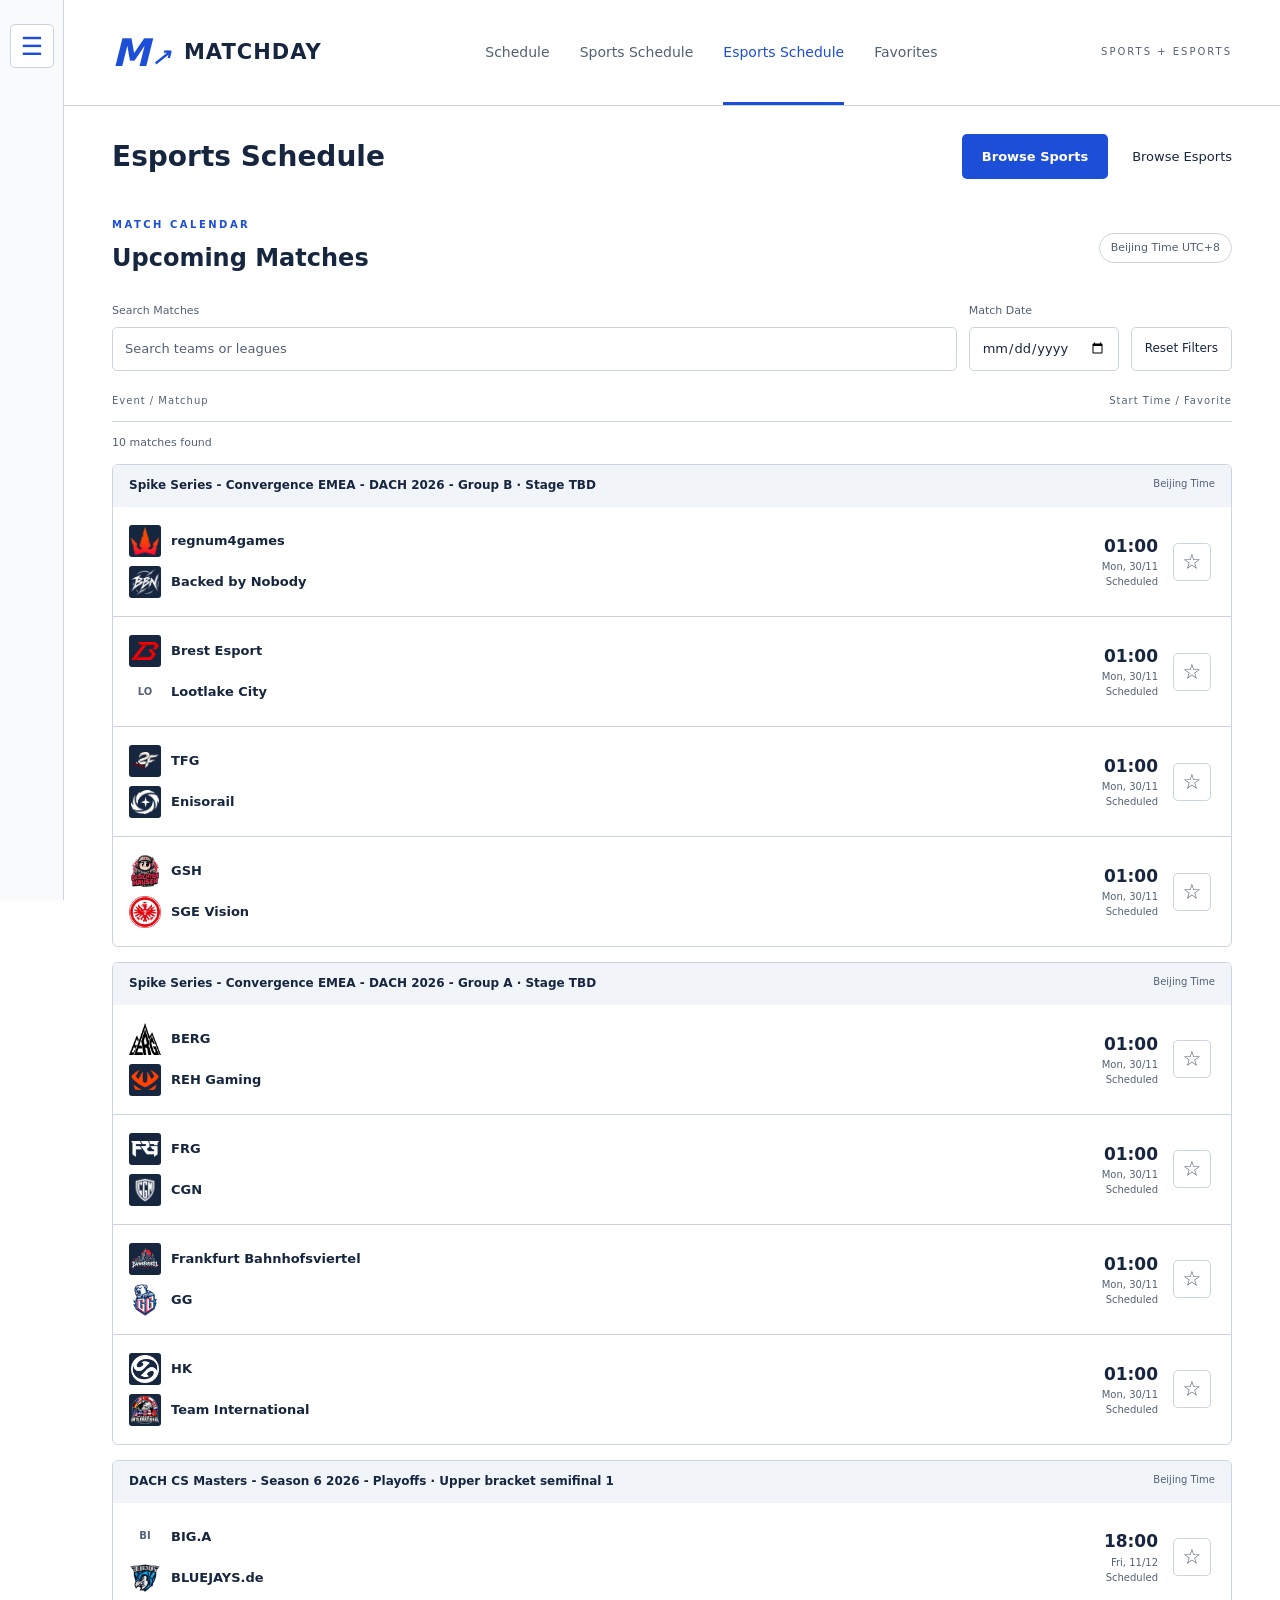
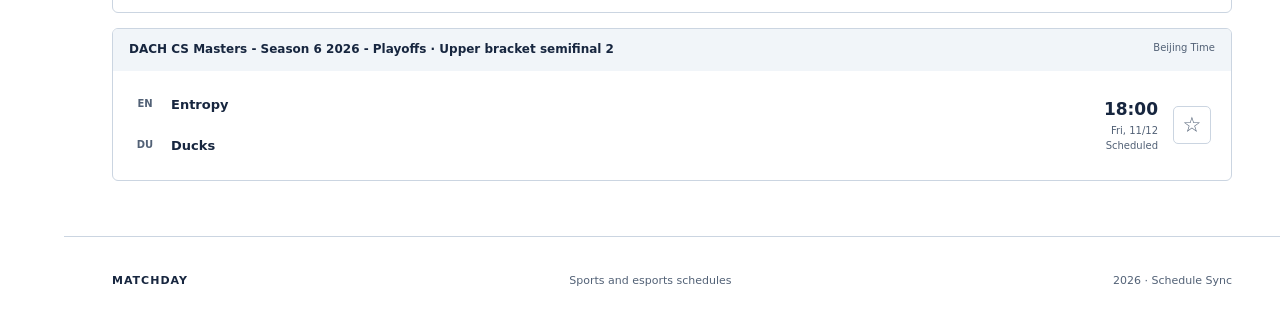
<file: esports.html>
<!doctype html>
<html lang="en">
<head><meta charset="utf-8"><meta name="viewport" content="width=device-width,initial-scale=1"><meta name="description" content="MATCHDAY: Sports and esports schedule finder."><title>Esports Schedule · MATCHDAY</title><link rel="icon" type="image/svg+xml" href="favicon.svg"><link rel="stylesheet" href="styles.css?v=20261110-team-crests"><script src="app.js?v=20261110-team-crests" defer></script></head>
<body data-page="esports"><a class="skip" href="#main">Skip to main content</a>
<aside class="navigation-rail" aria-label="Sidebar navigation"><button id="navigation-toggle" type="button" aria-expanded="false" aria-controls="navigation-panel" aria-label="Open sidebar">☰</button><nav id="navigation-panel" aria-label="Sidebar menu" hidden><p class="eyebrow">SPORTS &amp; GAMES</p><h2>Choose a Category</h2><div id="categories"></div><div class="side-note"><span aria-hidden="true">↗</span><h3>Favorites</h3><p>Star a match to save it to your Favorites.</p></div><a class="information-link" href="information.html">Information</a></nav></aside>
<header class="header"><a class="brand" href="index.html"><span class="brand-icon" aria-hidden="true">M<span>↗</span></span><span>MATCHDAY</span></a><nav aria-label="Main navigation"><a href="index.html">Schedule</a><a href="sports.html">Sports Schedule</a><a href="esports.html" aria-current="page">Esports Schedule</a><a href="favorites.html">Favorites</a></nav><span class="edition">SPORTS + ESPORTS</span></header>
<main id="main"><section class="page-heading"><h1>Esports Schedule</h1><div class="page-links"><a class="primary" href="sports.html">Browse Sports</a><a href="esports.html">Browse Esports</a></div></section>

<section class="workspace" aria-labelledby="schedule-title"><div class="section-head"><div><p class="eyebrow">MATCH CALENDAR</p><h2 id="schedule-title">Upcoming Matches</h2></div><span class="timezone">Beijing Time UTC+8</span></div><form id="filters" class="filters" role="search"><label>Search Matches<input id="search" type="search" placeholder="Search teams or leagues" autocomplete="off"></label><label>Match Date<input id="date" type="date"></label><button class="reset" type="reset">Reset Filters</button></form><div class="list-head"><span>Event / Matchup</span><span>Start Time / Favorite</span></div><p id="result-count" class="result-count" role="status"></p><div id="matches"></div><noscript><p>Enable JavaScript to filter and save matches.</p></noscript><p id="feedback" role="status" class="feedback"></p></section>
</main>
<footer><a class="footer-brand" href="index.html">MATCHDAY</a><p>Sports and esports schedules</p><span>2026 · Schedule Sync</span></footer></body></html>
</file>
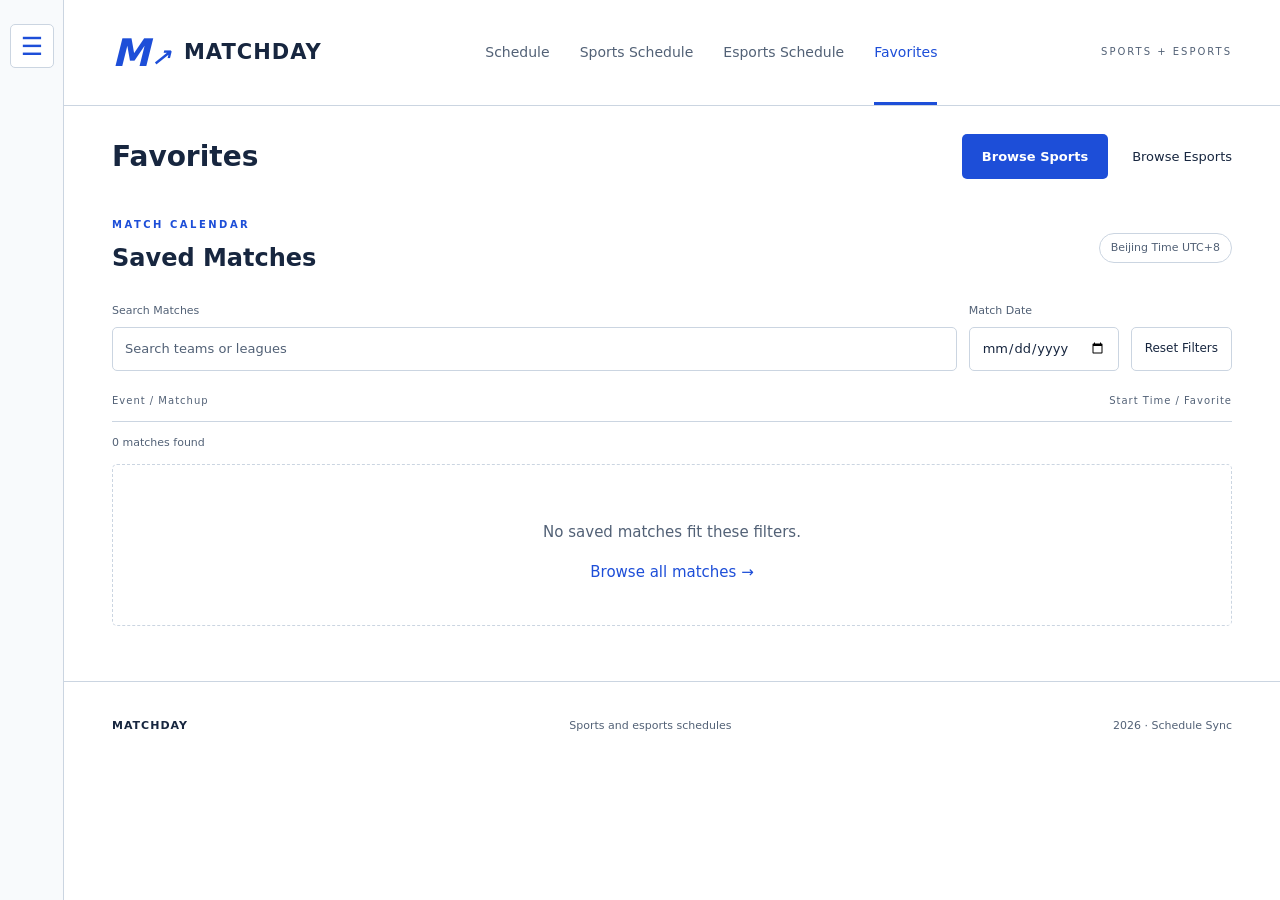
<file: favorites.html>
<!doctype html>
<html lang="en">
<head><meta charset="utf-8"><meta name="viewport" content="width=device-width,initial-scale=1"><meta name="description" content="MATCHDAY: Sports and esports schedule finder."><title>Favorites · MATCHDAY</title><link rel="icon" type="image/svg+xml" href="favicon.svg"><link rel="stylesheet" href="styles.css?v=20261110-team-crests"><script src="app.js?v=20261110-team-crests" defer></script></head>
<body data-page="favorites"><a class="skip" href="#main">Skip to main content</a>
<aside class="navigation-rail" aria-label="Sidebar navigation"><button id="navigation-toggle" type="button" aria-expanded="false" aria-controls="navigation-panel" aria-label="Open sidebar">☰</button><nav id="navigation-panel" aria-label="Sidebar menu" hidden><p class="eyebrow">SPORTS &amp; GAMES</p><h2>Choose a Category</h2><div id="categories"></div><div class="side-note"><span aria-hidden="true">↗</span><h3>Favorites</h3><p>Star a match to save it to your Favorites.</p></div><a class="information-link" href="information.html">Information</a></nav></aside>
<header class="header"><a class="brand" href="index.html"><span class="brand-icon" aria-hidden="true">M<span>↗</span></span><span>MATCHDAY</span></a><nav aria-label="Main navigation"><a href="index.html">Schedule</a><a href="sports.html">Sports Schedule</a><a href="esports.html">Esports Schedule</a><a href="favorites.html" aria-current="page">Favorites</a></nav><span class="edition">SPORTS + ESPORTS</span></header>
<main id="main"><section class="page-heading"><h1>Favorites</h1><div class="page-links"><a class="primary" href="sports.html">Browse Sports</a><a href="esports.html">Browse Esports</a></div></section>

<section class="workspace" aria-labelledby="schedule-title"><div class="section-head"><div><p class="eyebrow">MATCH CALENDAR</p><h2 id="schedule-title">Saved Matches</h2></div><span class="timezone">Beijing Time UTC+8</span></div><form id="filters" class="filters" role="search"><label>Search Matches<input id="search" type="search" placeholder="Search teams or leagues" autocomplete="off"></label><label>Match Date<input id="date" type="date"></label><button class="reset" type="reset">Reset Filters</button></form><div class="list-head"><span>Event / Matchup</span><span>Start Time / Favorite</span></div><p id="result-count" class="result-count" role="status"></p><div id="matches"></div><noscript><p>Enable JavaScript to filter and save matches.</p></noscript><p id="feedback" role="status" class="feedback"></p></section>
</main>
<footer><a class="footer-brand" href="index.html">MATCHDAY</a><p>Sports and esports schedules</p><span>2026 · Schedule Sync</span></footer></body></html>
</file>
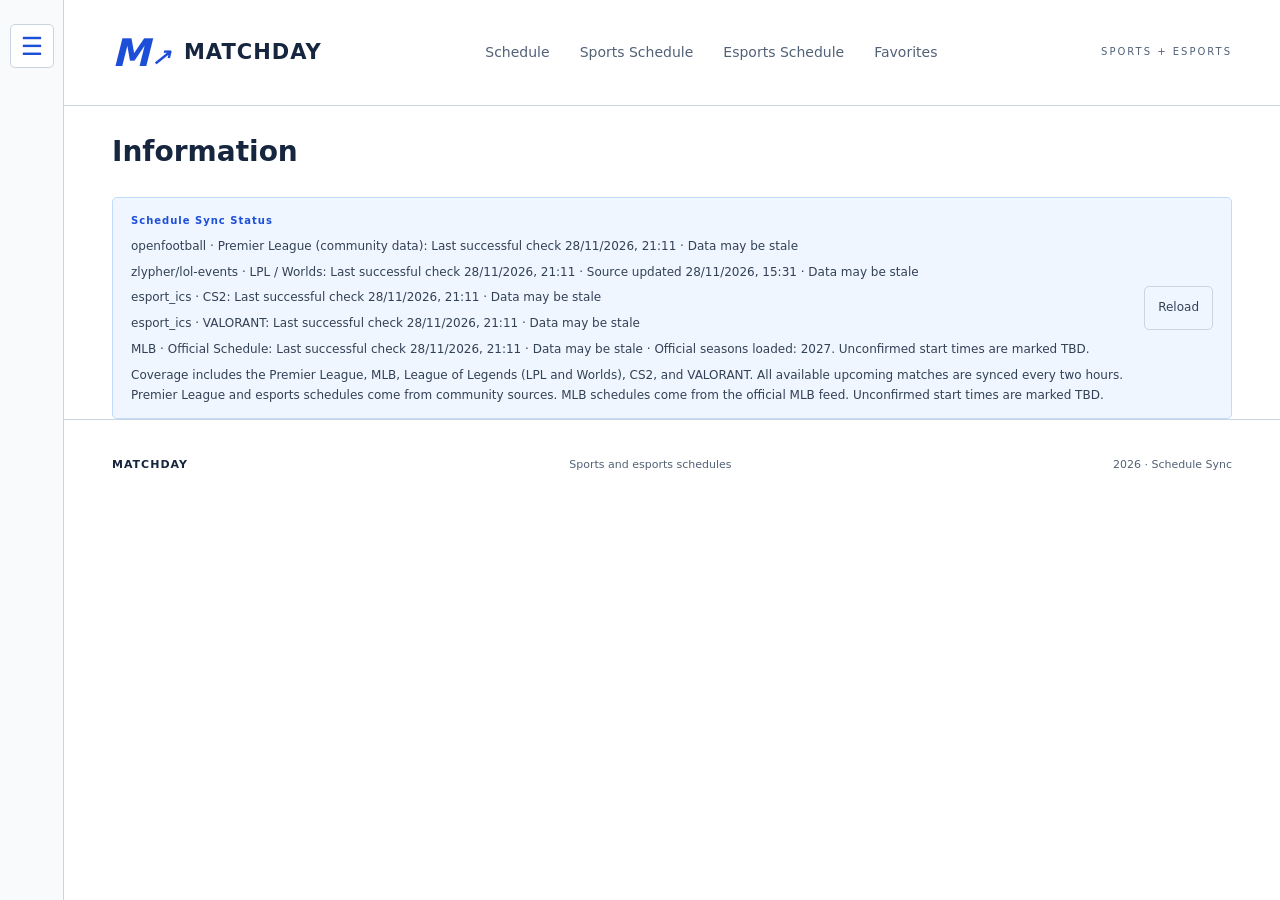
<file: information.html>
<!doctype html>
<html lang="en">
<head><meta charset="utf-8"><meta name="viewport" content="width=device-width,initial-scale=1"><meta name="description" content="MATCHDAY: Sports and esports schedule finder."><title>Information · MATCHDAY</title><link rel="icon" type="image/svg+xml" href="favicon.svg"><link rel="stylesheet" href="styles.css?v=20261110-team-crests"><script src="app.js?v=20261110-team-crests" defer></script></head>
<body data-page="information"><a class="skip" href="#main">Skip to main content</a>
<aside class="navigation-rail" aria-label="Sidebar navigation"><button id="navigation-toggle" type="button" aria-expanded="false" aria-controls="navigation-panel" aria-label="Open sidebar">☰</button><nav id="navigation-panel" aria-label="Sidebar menu" hidden><a class="information-link" aria-current="page" href="information.html">Information</a></nav></aside>
<header class="header"><a class="brand" href="index.html"><span class="brand-icon" aria-hidden="true">M<span>↗</span></span><span>MATCHDAY</span></a><nav aria-label="Main navigation"><a href="index.html">Schedule</a><a href="sports.html">Sports Schedule</a><a href="esports.html">Esports Schedule</a><a href="favorites.html">Favorites</a></nav><span class="edition">SPORTS + ESPORTS</span></header>
<main id="main"><section class="page-heading"><h1>Information</h1></section>
<aside class="notice"><div><strong>Schedule Sync Status</strong><div id="sync-status" role="status">Loading schedule data…</div><span>Coverage includes the Premier League, MLB, League of Legends (LPL and Worlds), CS2, and VALORANT. All available upcoming matches are synced every two hours. Premier League and esports schedules come from community sources. MLB schedules come from the official MLB feed. Unconfirmed start times are marked TBD.</span></div><button id="reload-schedule" class="reset" type="button">Reload</button></aside>
</main>
<footer><a class="footer-brand" href="index.html">MATCHDAY</a><p>Sports and esports schedules</p><span>2026 · Schedule Sync</span></footer></body></html>
</file>
<file: styles.css>
:root{
  color-scheme:light;
  --bg:#ffffff;
  --panel:#ffffff;
  --line:#cbd5e1;
  --muted:#526176;
  --accent:#1d4ed8}
*{
  box-sizing:border-box}
body{
  margin:0;
  padding-left:64px;
  background:var(--bg);
  color:#17263f;
  font:15px/1.65 system-ui,'Microsoft YaHei',sans-serif}
a{
  color:inherit;
  text-decoration:none}
button,input{
  font:inherit}
button,a,input{
  -webkit-tap-highlight-color:transparent}
button{
  cursor:pointer}
a:focus-visible,button:focus-visible,input:focus-visible{
  outline:3px solid var(--accent);
  outline-offset:4px}
button{
  color:inherit}
.header,main,footer{
  max-width:1320px;
  margin:auto;
  padding-left:48px;
  padding-right:48px}
.header{
  min-height:106px;
  display:flex;
  align-items:center;
  justify-content:space-between;
  gap:32px;
  border-bottom:1px solid var(--line)}
.brand{
  display:flex;
  gap:12px;
  align-items:center;
  font-size:21px;
  font-weight:900;
  letter-spacing:1px}

.brand-icon{
  font-size:38px;
  font-style:italic;
  color:var(--accent);
  line-height:1}
.brand-icon span{
  font-size:24px}
.header nav{
  display:flex;
  gap:30px;
  align-self:stretch;
  align-items:center}
.header nav a{
  height:100%;
  display:flex;
  align-items:center;
  position:relative;
  color:var(--muted);
  font-size:14px}
.header nav a[aria-current]{
  color:var(--accent)}
.header nav a[aria-current]:after{
  content:'';
  position:absolute;
  bottom:0;
  left:0;
  right:0;
  height:3px;
  background:var(--accent)}
.edition{
  font-size:10px;
  letter-spacing:2px;
  color:var(--muted)}

.eyebrow{
  font-size:10px;
  letter-spacing:2.5px;
  color:var(--accent);
  font-weight:700;
  margin:0 0 12px}
h1{
  font-size:clamp(32px,3.4vw,48px);
  letter-spacing:-2px;
  line-height:1.25;
  margin:16px 0}
h2{
  font-size:24px;
  margin:0}
h3{
  font-size:17px}

.primary{
  background:var(--accent);
  color:#ffffff;
  padding:12px 20px;
  border-radius:5px;
  font-weight:700}

.notice{
  font-size:12px;
  color:#334155;
  background:#eff6ff;
  border:1px solid #bfdbfe;
  border-radius:5px;
  padding:13px 18px;
  display:flex;
  gap:18px}
.notice strong{
  color:var(--accent);
  white-space:nowrap;
  font-size:10px;
  letter-spacing:1px}
.workspace{
  margin:10px 0 55px}
#navigation-panel h2{
  font-size:18px;
  margin-bottom:15px}
.category{
  border:0;
  background:transparent;
  width:100%;
  display:flex;
  align-items:center;
  text-align:left;
  padding:12px 14px;
  border-radius:5px;
  color:var(--muted);
  gap:12px;
  margin-bottom:5px}
.category[aria-pressed=true]{
  color:var(--accent);
  background:#e8f0ff;
  font-weight:700}
.category span:last-child{
  margin-left:auto;
  font-size:11px}
.side-note{
  border-top:1px solid var(--line);
  margin-top:28px;
  padding-top:22px}
.side-note>span{
  font-size:30px;
  color:var(--accent)}
.side-note p{
  font-size:12px;
  color:var(--muted)}
.section-head{
  display:flex;
  align-items:center;
  justify-content:space-between;
  gap:15px}
.section-head .eyebrow{
  margin-bottom:5px}
.timezone{
  font-size:11px;
  color:var(--muted);
  border:1px solid var(--line);
  border-radius:20px;
  padding:5px 11px;
  white-space:nowrap}
.filters{
  display:flex;
  align-items:end;
  gap:12px;
  margin:23px 0 22px}
.filters label{
  font-size:11px;
  color:var(--muted);
  display:flex;
  flex-direction:column;
  gap:7px}
.filters label:first-child{
  flex:1}
input{
  background:var(--panel);
  border:1px solid var(--line);
  padding:10px 12px;
  border-radius:5px;
  color:#17263f;
  min-width:0;
  width:100%;
  height:44px;
  font-size:13px}
.reset{
  background:transparent;
  border:1px solid var(--line);
  border-radius:5px;
  height:44px;
  padding:0 13px;
  font-size:12px;
  white-space:nowrap}
.list-head{
  display:flex;
  justify-content:space-between;
  font-size:10px;
  letter-spacing:1px;
  color:var(--muted);
  border-bottom:1px solid var(--line);
  padding-bottom:12px}
.result-count{
  font-size:11px;
  color:var(--muted);
  margin:12px 0}
.league{
  background:var(--panel);
  border:1px solid var(--line);
  border-radius:6px;
  margin-bottom:15px;
  overflow:hidden}
.league h3{
  font-size:12px;
  background:#f1f5f9;
  margin:0;
  padding:11px 16px;
  display:flex;
  justify-content:space-between;
  gap:12px}
.league h3 span{
  font-weight:400;
  color:var(--muted);
  font-size:10px}
.match{
  display:grid;
  grid-template-columns:minmax(0,1fr) 105px 42px;
  align-items:center;
  gap:15px;
  padding:18px 16px}
.match+.match{
  border-top:1px solid var(--line)}
.teams{
  display:flex;
  gap:12px;
  align-items:center;
  min-width:0}
.badge{
  width:35px;
  height:39px;
  clip-path:polygon(0 0,100% 0,100% 70%,50% 100%,0 70%);
  background:#254977;
  display:grid;
  place-items:center;
  font-size:11px;
  color:#d8e9ff;
  flex-shrink:0;
  font-weight:800}
.away{
  background:#283d61;
  color:#e0eaff}
.team-names{
  min-width:0;
  font-size:13px;
  font-weight:600}
.team-names span{
  display:block}
.versus{
  color:var(--muted);
  font-size:9px;
  letter-spacing:1px;
  font-weight:400}
.match .match-time{
  text-align:right;
  line-height:1.5;
  font-weight:700;
  font-size:17px;
  font-variant-numeric:tabular-nums}
.match .match-time small{
  display:block;
  color:var(--muted);
  font-weight:400;
  font-size:10px}
.star{
  border:1px solid var(--line);
  background:transparent;
  border-radius:5px;
  width:38px;
  height:38px;
  font-size:21px;
  color:var(--muted)}
.star[aria-pressed=true]{
  background:#e8f0ff;
  color:var(--accent);
  border-color:#1d4ed8}
.empty{
  padding:40px 20px;
  text-align:center;
  color:var(--muted);
  border:1px dashed var(--line);
  border-radius:5px}
.empty a{
  color:var(--accent)}
.feedback{
  font-size:12px;
  color:var(--accent)}

footer{
  display:flex;
  gap:25px;
  justify-content:space-between;
  align-items:center;
  min-height:90px;
  border-top:1px solid var(--line);
  font-size:11px;
  color:var(--muted)}
.footer-brand{
  font-weight:800;
  letter-spacing:1px;
  color:#17263f}
.skip{
  position:absolute;
  top:-100px;
  left:20px;
  background:var(--accent);
  color:#fff;
  padding:10px;
  z-index:10}
.skip:focus{
  top:10px}
button:hover,.header nav a:hover{
  color:var(--accent)}
.primary:hover{
  background:#1e40af;
  color:#ffffff}

@media(max-width:1000px){
  .edition{
  display:none}
.header,main,footer{
  padding-left:26px;
  padding-right:26px}
.header nav{
  gap:20px}


}

@media(max-width:700px){
  .header,main,footer{
  padding-left:18px;
  padding-right:18px}
.header{
  flex-direction:column;
  align-items:flex-start;
  gap:16px;
  padding-top:21px}
.header nav{
  width:100%;
  justify-content:space-between;
  gap:10px}
.header nav a{
  padding:12px 0;
  font-size:13px}
.brand{
  font-size:18px}

.notice{
  display:block;
  padding:12px;
  line-height:1.8}
.notice strong{
  display:block}
.workspace{
  display:block;
  margin:27px 0}
.section-head h2{
  font-size:23px}
.timezone{
  font-size:10px;
  padding:4px 8px}
.filters{
  flex-wrap:wrap;
  gap:10px}
.filters label:first-child{
  flex-basis:100%}
.filters label:nth-child(2){
  flex:1}
.match{
  padding:16px 12px;
  grid-template-columns:minmax(0,1fr) 70px 36px;
  gap:8px}
.teams{
  gap:9px}
.team-names{
  font-size:12px}
.badge{
  width:28px;
  height:33px;
  font-size:9px}
.match .match-time{
  font-size:16px}
.star{
  width:35px;
  height:38px}

footer{
  flex-wrap:wrap;
  gap:4px 20px;
  padding-top:20px;
  padding-bottom:20px}
footer p{
  margin:0}
footer>span{
  width:100%}
}

.page-heading{display:flex;align-items:center;justify-content:space-between;gap:24px;padding:28px 0;}
.page-heading h1{font-size:28px;letter-spacing:0;margin:0;}
.page-links{display:flex;align-items:center;gap:24px;font-size:13px;}
@media(max-width:700px){
  .page-heading{align-items:flex-start;flex-direction:column;gap:18px;padding:24px 0;}
  .page-heading h1{font-size:25px;}
  .page-links{gap:20px;}
}

.navigation-rail{
  position:fixed;
  inset:0 auto 0 0;
  width:64px;
  z-index:5;
  background:#f8fafc;
  border-right:1px solid var(--line);
  padding:24px 10px;
  overflow-y:auto;
}
#navigation-panel{padding:20px 6px 8px}
.information-link{display:block;margin-top:20px;padding:12px 14px;border-top:1px solid var(--line);color:var(--accent);font-weight:700}
.information-link[aria-current]{background:#e8f0ff}
#navigation-toggle{
  display:grid;
  place-items:center;
  width:44px;
  height:44px;
  border:1px solid var(--line);
  border-radius:5px;
  background:var(--panel);
  color:var(--accent);
  font-size:25px;
  line-height:1;
}
body[data-navigation-open=true]{padding-left:240px;}
body[data-navigation-open=true] .navigation-rail{width:240px;}
@media(max-width:700px){
  body,body[data-navigation-open=true]{padding-left:52px;}
  .navigation-rail{width:52px;padding:18px 6px;}
  #navigation-toggle{width:38px;height:40px;}
  body[data-navigation-open=true] .navigation-rail{width:min(240px,calc(100vw - 32px));box-shadow:12px 0 24px #17263f26;}
}
@media(max-width:480px){
  .header nav{display:grid;grid-template-columns:repeat(2,minmax(0,1fr));gap:0 12px;}
  .section-head{align-items:flex-start;flex-direction:column;gap:10px;}
  .page-links{flex-wrap:wrap;gap:12px;}

}

.notice p{margin:6px 0}.notice{align-items:center}.notice>div{flex:1}.notice .reset{margin:10px 0}.match-time small{display:block}

.teams{display:flex;flex-direction:column;align-items:stretch;gap:9px}
.team-row{display:flex;align-items:center;gap:10px;min-width:0}
.team-name{font-size:13px;font-weight:600;overflow-wrap:anywhere}
.badge{width:32px;height:32px;clip-path:none;background:transparent;position:relative;border-radius:4px}
.badge-fallback{font-size:10px;color:var(--muted)}
.team-logo{position:absolute;inset:0;width:100%;height:100%;object-fit:contain;display:block;opacity:0}
.team-logo.is-loaded{opacity:1}
.team-logo[hidden],.badge-fallback[hidden]{display:none}
@media(max-width:700px){.badge{width:26px;height:26px}.team-row{gap:8px}.team-name{font-size:12px}}

.team-logo[src="assets/team-logos/nip.png"],.team-logo[src="assets/team-logos/faze.png"],.team-logo[src="assets/team-logos/big.svg"]{background:#eef3fa;border-radius:3px;padding:2px}

input::placeholder{color:var(--muted);opacity:1}

.team-logo[src="assets/team-logos/g2.png"],.team-logo[src="assets/team-logos/vitality.png"],.team-logo[src="assets/team-logos/mouz.svg"],.team-logo[src="assets/team-logos/m80.png"],.team-logo[src="assets/team-logos/eternal-fire.png"],.team-logo[src="assets/team-logos/gamerlegion.svg"],.team-logo[src="assets/team-logos/fut.png"],.team-logo[src="assets/team-logos/cgn.png"],.team-logo[src="assets/team-logos/hook.webp"],.team-logo[src="assets/team-logos/reh-gaming.webp"],.team-logo[src="assets/team-logos/frg.webp"],.team-logo[src="assets/team-logos/frankfurt-bahnhofsviertel.webp"],.team-logo[src="assets/team-logos/team-international.webp"],.team-logo[src="assets/team-logos/liquid.svg"],.team-logo[src="assets/team-logos/hundred.svg"]{background:#17263f;border-radius:3px;padding:2px}

.team-logo[src="assets/team-logos/cs2-imperial.png"],
.team-logo[src="assets/team-logos/cs2-dendele-cs.png"],
.team-logo[src="assets/team-logos/cs2-wildcard.png"],
.team-logo[src="assets/team-logos/cs2-team-leisure.png"],
.team-logo[src="assets/team-logos/cs2-b8-academy.png"],
.team-logo[src="assets/team-logos/cs2-pandaric-esports.png"],
.team-logo[src="assets/team-logos/cs2-esuba.png"],
.team-logo[src="assets/team-logos/cs2-rcave.png"],
.team-logo[src="assets/team-logos/cs2-phantom-academy.png"],
.team-logo[src="assets/team-logos/cs2-the-chosen-few.png"],
.team-logo[src="assets/team-logos/cs2-zotix.png"],
.team-logo[src="assets/team-logos/cs2-oldboys-pl.png"],
.team-logo[src="assets/team-logos/cs2-falcons-force.png"],
.team-logo[src="assets/team-logos/cs2-rounds.png"],
.team-logo[src="assets/team-logos/cs2-ttg-esports.png"],
.team-logo[src="assets/team-logos/cs2-al-ahli.png"],
.team-logo[src="assets/team-logos/cs2-maybe.png"],
.team-logo[src="assets/team-logos/cs2-eternal-premium.png"],
.team-logo[src="assets/team-logos/cs2-vitality-academy.png"],
.team-logo[src="assets/team-logos/valorant-enisorail.png"],
.team-logo[src="assets/team-logos/valorant-brest-esport.png"],
.team-logo[src="assets/team-logos/valorant-backed-by-nobody.png"],
.team-logo[src="assets/team-logos/valorant-regnum4games.png"],
.team-logo[src="assets/team-logos/valorant-twoface-gaming.png"],
.team-logo[src="assets/team-logos/valorant-gas-esports.png"],
.team-logo[src="assets/team-logos/valorant-maxxing.png"],
.team-logo[src="assets/team-logos/cs2-inner-circle-esports.png"],
.team-logo[src="assets/team-logos/cs2-betclic-apogee-esports.png"],
.team-logo[src="assets/team-logos/valorant-amhr.png"],
.team-logo[src="assets/team-logos/cs2-bestia-academy.png"],
.team-logo[src="assets/team-logos/valorant-original-gaming.png"],
.team-logo[src="assets/team-logos/cs2-passion-academy.png"]{background:#17263f;border-radius:3px;padding:2px}
</file>
